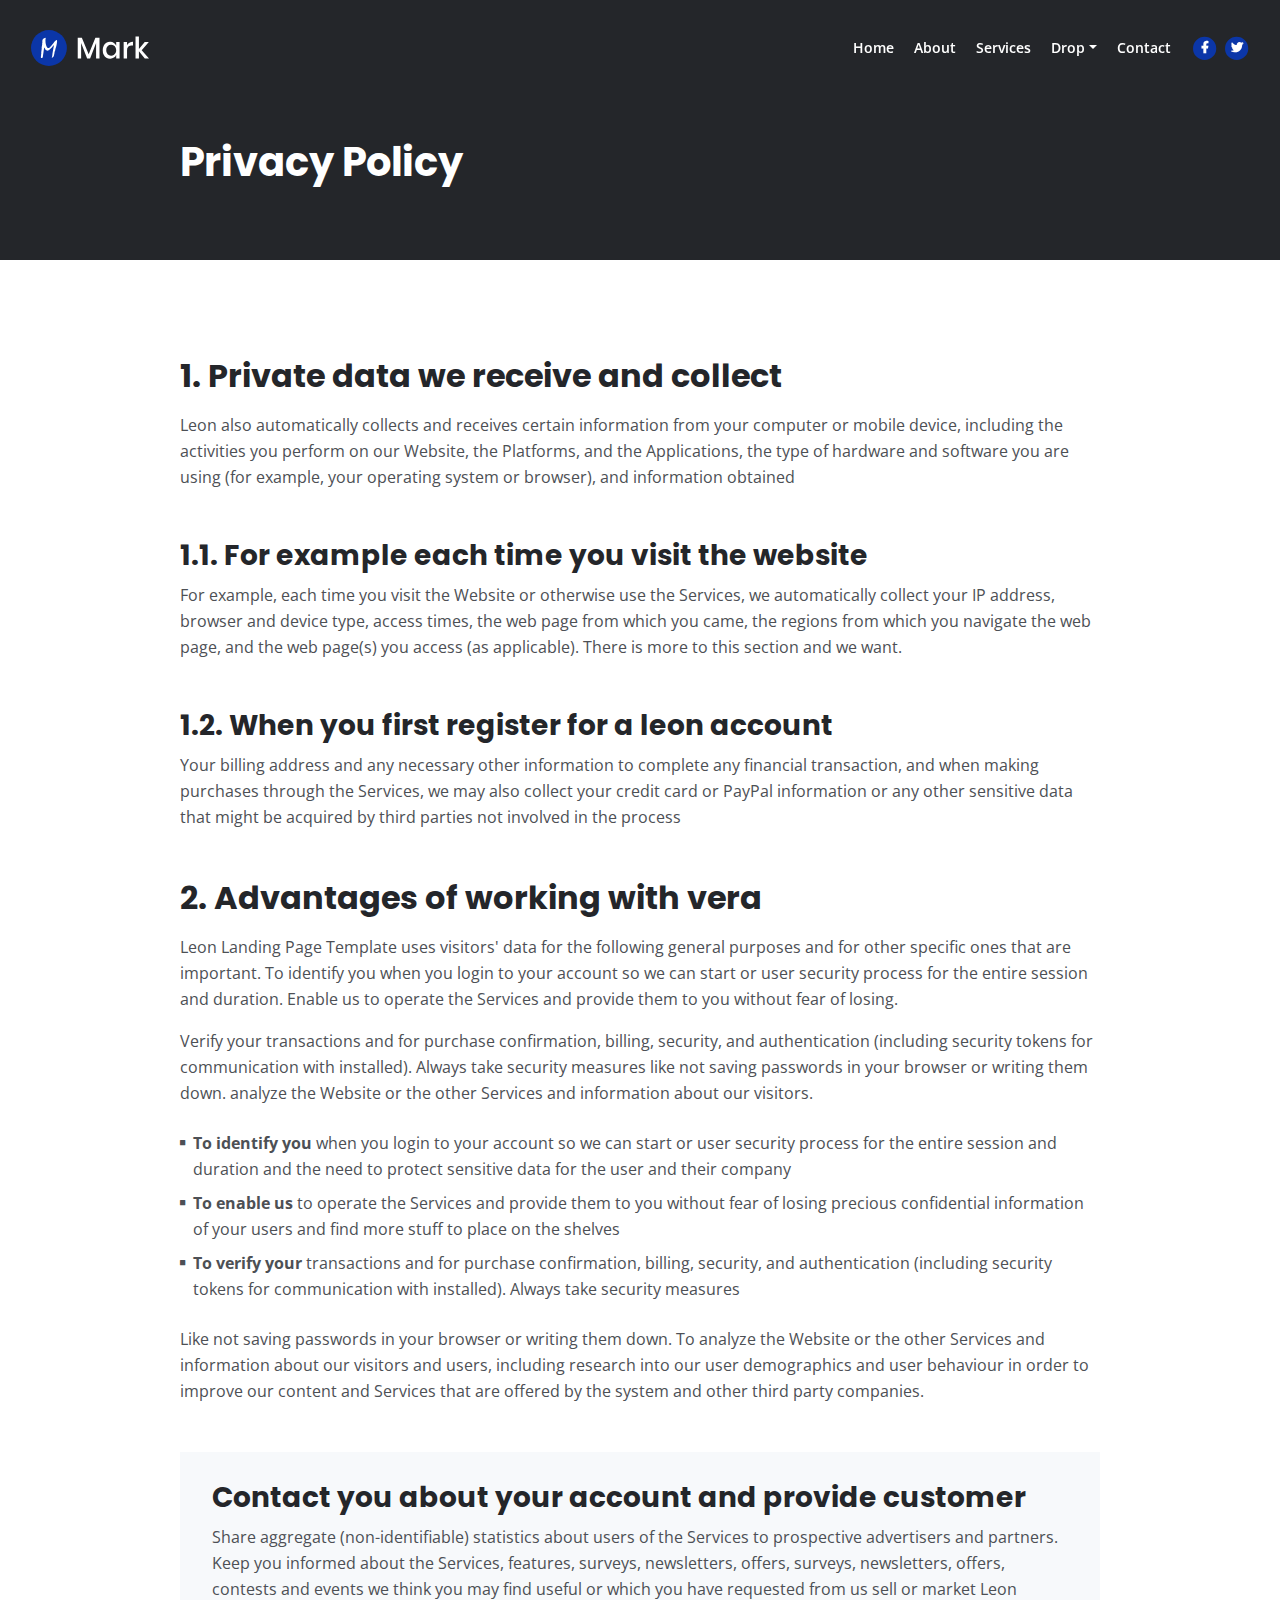
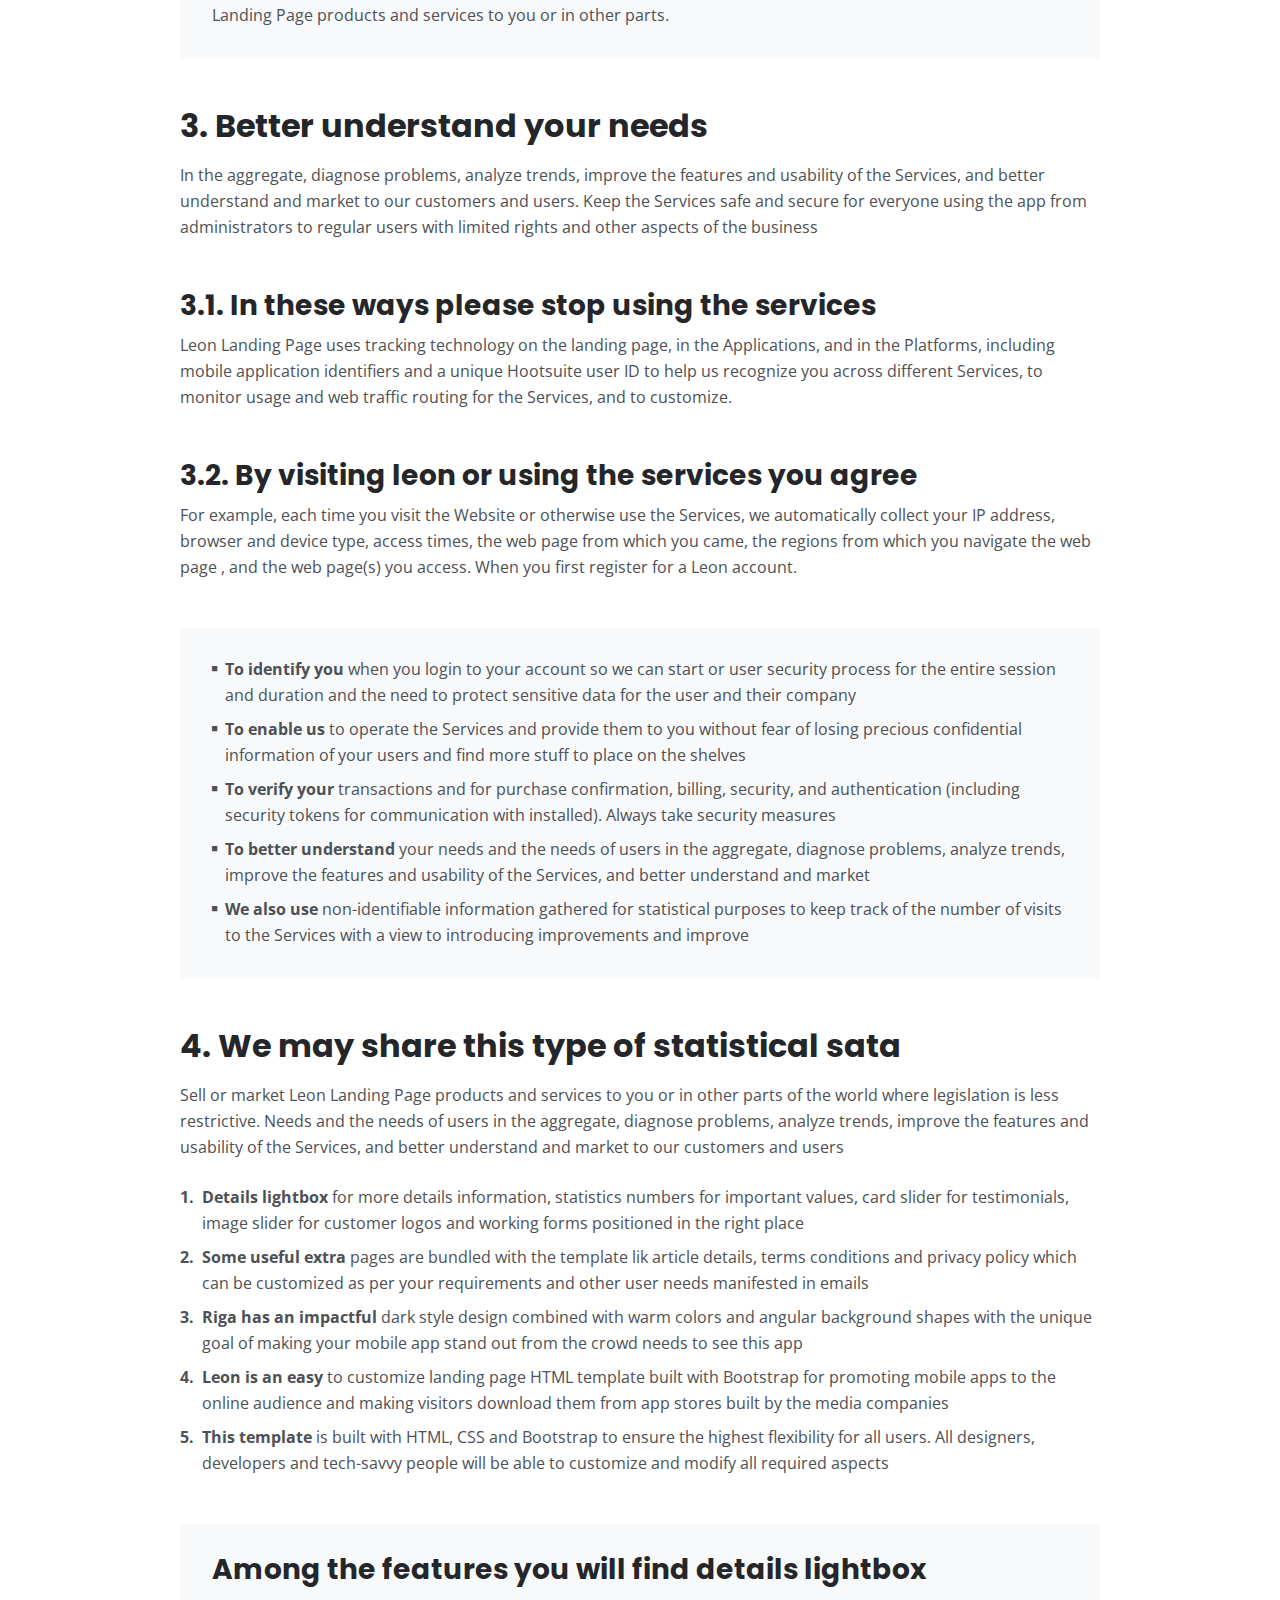
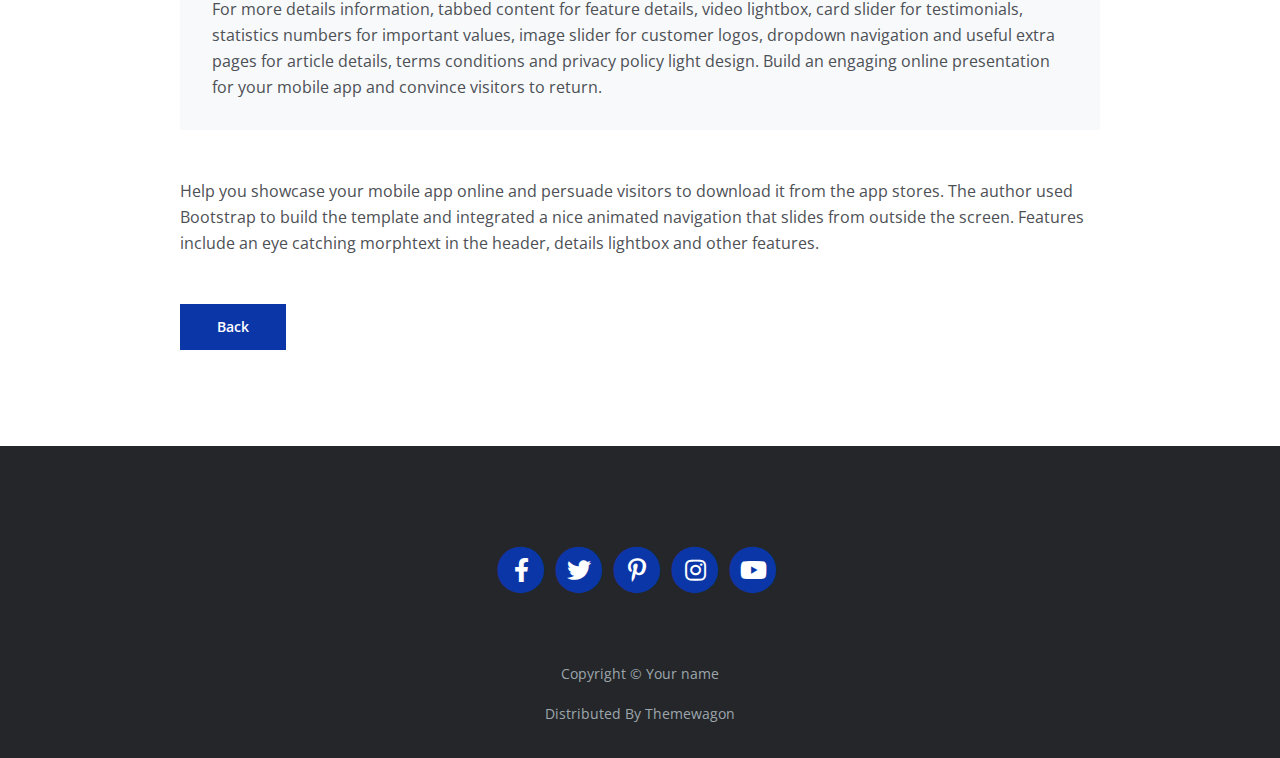
<file: portfolio/privacy.html>
<!DOCTYPE html>
<html lang="en">
<head>
    <meta charset="utf-8">
    <meta name="viewport" content="width=device-width, initial-scale=1, shrink-to-fit=no">
    
    <!-- SEO Meta Tags -->
    <meta name="description" content="Your description">
    <meta name="author" content="Your name">

    <!-- OG Meta Tags to improve the way the post looks when you share the page on Facebook, Twitter, LinkedIn -->
	<meta property="og:site_name" content="" /> <!-- website name -->
	<meta property="og:site" content="" /> <!-- website link -->
	<meta property="og:title" content=""/> <!-- title shown in the actual shared post -->
	<meta property="og:description" content="" /> <!-- description shown in the actual shared post -->
	<meta property="og:image" content="" /> <!-- image link, make sure it's jpg -->
	<meta property="og:url" content="" /> <!-- where do you want your post to link to -->
	<meta name="twitter:card" content="summary_large_image"> <!-- to have large image post format in Twitter -->

    <!-- Webpage Title -->
    <title>Privacy Policy - Mark</title>
    
    <!-- Styles -->
    <link rel="preconnect" href="https://fonts.gstatic.com">
    <link href="https://fonts.googleapis.com/css2?family=Open+Sans:ital,wght@0,400;0,600;0,700;1,400&family=Poppins:wght@600&display=swap" rel="stylesheet">
    <link href="css/bootstrap.css" rel="stylesheet">
    <link href="css/fontawesome-all.css" rel="stylesheet">
	<link href="css/styles.css" rel="stylesheet">
	
	<!-- Favicon  -->
    <link rel="icon" href="images/favicon.png">
</head>
<body data-spy="scroll" data-target=".fixed-top">
    
    <!-- Navigation -->
    <nav class="navbar navbar-expand-lg fixed-top navbar-dark">
        <div class="container">
            
            <!-- Image Logo -->
            <a class="navbar-brand logo-image" href="index.html"><img src="images/logo.svg" alt="alternative"></a>  

            <!-- Text Logo - Use this if you don't have a graphic logo -->
            <!-- <a class="navbar-brand logo-text page-scroll" href="index.html">Mark</a> -->

            <button class="navbar-toggler p-0 border-0" type="button" data-toggle="offcanvas">
                <span class="navbar-toggler-icon"></span>
            </button>

            <div class="navbar-collapse offcanvas-collapse" id="navbarsExampleDefault">
                <ul class="navbar-nav ml-auto">
                    <li class="nav-item">
                        <a class="nav-link page-scroll" href="index.html#header">Home <span class="sr-only">(current)</span></a>
                    </li>
                    <li class="nav-item">
                        <a class="nav-link page-scroll" href="index.html#about">About</a>
                    </li>
                    <li class="nav-item">
                        <a class="nav-link page-scroll" href="index.html#services">Services</a>
                    </li>
                    <li class="nav-item dropdown">
                        <a class="nav-link dropdown-toggle" href="#" id="dropdown01" data-toggle="dropdown" aria-haspopup="true" aria-expanded="false">Drop</a>
                        <div class="dropdown-menu" aria-labelledby="dropdown01">
                            <a class="dropdown-item page-scroll" href="project.html">Project Details</a>
                            <div class="dropdown-divider"></div>
                            <a class="dropdown-item page-scroll" href="terms.html">Terms Conditions</a>
                            <div class="dropdown-divider"></div>
                            <a class="dropdown-item page-scroll" href="privacy.html">Privacy Policy</a>
                        </div>
                    </li>
                    <li class="nav-item">
                        <a class="nav-link page-scroll" href="index.html#contact">Contact</a>
                    </li>
                </ul>
                <span class="nav-item social-icons">
                    <span class="fa-stack">
                        <a href="#your-link">
                            <i class="fas fa-circle fa-stack-2x"></i>
                            <i class="fab fa-facebook-f fa-stack-1x"></i>
                        </a>
                    </span>
                    <span class="fa-stack">
                        <a href="#your-link">
                            <i class="fas fa-circle fa-stack-2x"></i>
                            <i class="fab fa-twitter fa-stack-1x"></i>
                        </a>
                    </span>
                </span>
            </div> <!-- end of navbar-collapse -->
        </div> <!-- end of container -->
    </nav> <!-- end of navbar -->
    <!-- end of navigation -->


    <!-- Header -->
    <header class="ex-header">
        <div class="container">
            <div class="row">
                <div class="col-xl-10 offset-xl-1">
                    <h1>Privacy Policy</h1>
                </div> <!-- end of col -->
            </div> <!-- end of row -->
        </div> <!-- end of container -->
    </header> <!-- end of ex-header -->
    <!-- end of header -->


    <!-- Basic -->
    <div class="ex-basic-1 pt-5 pb-5">
        <div class="container">
            <div class="row">
                <div class="col-xl-10 offset-xl-1">
                    <h2 class="mt-5 mb-3">1. Private data we receive and collect</h2>
                    <p class="mb-5">Leon also automatically collects and receives certain information from your computer or mobile device, including the activities you perform on our Website, the Platforms, and the Applications, the type of hardware and software you are using (for example, your operating system or browser), and information obtained</p>
                    <h3>1.1. For example each time you visit the website</h3>
                    <p class="mb-5">For example, each time you visit the Website or otherwise use the Services, we automatically collect your IP address, browser and device type, access times, the web page from which you came, the regions from which you navigate the web page, and the web page(s) you access (as applicable). There is more to this section and we want.</p>
                    <h3>1.2. When you first register for a leon account</h3>
                    <p class="mb-5">Your billing address and any necessary other information to complete any financial transaction, and when making purchases through the Services, we may also collect your credit card or PayPal information or any other sensitive data that might be acquired by third parties not involved in the process</p>
                    
                    <h2 class="mb-3">2. Advantages of working with vera</h2>
                    <p>Leon Landing Page Template uses visitors' data for the following general purposes and for other specific ones that are important. To identify you when you login to your account so we can start or user security process for the entire session and duration. Enable us to operate the Services and provide them to you without fear of losing.</p>
                    <p class="mb-4">Verify your transactions and for purchase confirmation, billing, security, and authentication (including security tokens for communication with installed). Always take security measures like not saving passwords in your browser or writing them down. analyze the Website or the other Services and information about our visitors.</p>
                    <ul class="list-unstyled li-space-lg mb-4">
                        <li class="media">
                            <i class="fas fa-square"></i>
                            <div class="media-body"><strong>To identify you</strong> when you login to your account so we can start or user security process for the entire session and duration and the need to protect sensitive data for the user and their company</div>
                        </li>
                        <li class="media">
                            <i class="fas fa-square"></i>
                            <div class="media-body"><strong>To enable us</strong> to operate the Services and provide them to you without fear of losing precious confidential information of your users and find more stuff to place on the shelves</div>
                        </li>
                        <li class="media">
                            <i class="fas fa-square"></i>
                            <div class="media-body"><strong>To verify your</strong> transactions and for purchase confirmation, billing, security, and authentication (including security tokens for communication with installed). Always take security measures</div>
                        </li>
                    </ul>
                    <p class="mb-5">Like not saving passwords in your browser or writing them down. To analyze the Website or the other Services and information about our visitors and users, including research into our user demographics and user behaviour in order to improve our content and Services that are offered by the system and other third party companies.</p>
                    <div class="text-box mb-5">
                        <h3>Contact you about your account and provide customer</h3>
                        <p>Share aggregate (non-identifiable) statistics about users of the Services to prospective advertisers and partners. Keep you informed about the Services, features, surveys, newsletters, offers, surveys, newsletters, offers, contests and events we think you may find useful or which you have requested from us sell or market Leon Landing Page products and services to you or in other parts.</p>
                    </div> <!-- end of text-box -->
                    
                    <h2 class="mb-3">3. Better understand your needs</h2>
                    <p class="mb-5"> In the aggregate, diagnose problems, analyze trends, improve the features and usability of the Services, and better understand and market to our customers and users. Keep the Services safe and secure for everyone using the app from administrators to regular users with limited rights and other aspects of the business</p>
                    <h3>3.1. In these ways please stop using the services</h3>
                    <p class="mb-5">Leon Landing Page uses tracking technology on the landing page, in the Applications, and in the Platforms, including mobile application identifiers and a unique Hootsuite user ID to help us recognize you across different Services, to monitor usage and web traffic routing for the Services, and to customize.</p>
                    <h3>3.2. By visiting leon or using the services you agree</h3>
                    <p class="mb-5">For example, each time you visit the Website or otherwise use the Services, we automatically collect your IP address, browser and device type, access times, the web page from which you came, the regions from which you navigate the web page , and the web page(s) you access. When you first register for a Leon account.</p>
                    <div class="text-box mb-5">
                        <ul class="list-unstyled li-space-lg">
                            <li class="media">
                                <i class="fas fa-square"></i>
                                <div class="media-body"><strong>To identify you</strong> when you login to your account so we can start or user security process for the entire session and duration and the need to protect sensitive data for the user and their company</div>
                            </li>
                            <li class="media">
                                <i class="fas fa-square"></i>
                                <div class="media-body"><strong>To enable us</strong> to operate the Services and provide them to you without fear of losing precious confidential information of your users and find more stuff to place on the shelves</div>
                            </li>
                            <li class="media">
                                <i class="fas fa-square"></i>
                                <div class="media-body"><strong>To verify your</strong> transactions and for purchase confirmation, billing, security, and authentication (including security tokens for communication with installed). Always take security measures</div>
                            </li>
                            <li class="media">
                                <i class="fas fa-square"></i>
                                <div class="media-body"><strong>To better understand</strong> your needs and the needs of users in the aggregate, diagnose problems, analyze trends, improve the features and usability of the Services, and better understand and market</div>
                            </li>
                            <li class="media">
                                <i class="fas fa-square"></i>
                                <div class="media-body"><strong>We also use</strong> non-identifiable information gathered for statistical purposes to keep track of the number of visits to the Services with a view to introducing improvements and improve</div>
                            </li>
                        </ul>
                    </div> <!-- end of text-box -->
                    
                    <h2 class="mb-3">4. We may share this type of statistical sata</h2>
                    <p class="mb-4">Sell or market Leon Landing Page products and services to you or in other parts of the world where legislation is less restrictive. Needs and the needs of users in the aggregate, diagnose problems, analyze trends, improve the features and usability of the Services, and better understand and market to our customers and users</p>
                    <ul class="list-unstyled li-space-lg mb-5">
                        <li class="media">
                            <strong>1.</strong>
                            <div class="media-body"><strong>Details lightbox</strong> for more details information, statistics numbers for important values, card slider for testimonials, image slider for customer logos and working forms positioned in the right place</div>
                        </li>
                        <li class="media">
                            <strong>2.</strong>
                            <div class="media-body"><strong>Some useful extra</strong> pages are bundled with the template lik article details, terms conditions and privacy policy which can be customized as per your requirements and other user needs manifested in emails</div>
                        </li>
                        <li class="media">
                            <strong>3.</strong>
                            <div class="media-body"><strong>Riga has an impactful</strong> dark style design combined with warm colors and angular background shapes with the unique goal of making your mobile app stand out from the crowd needs to see this app</div>
                        </li>
                        <li class="media">
                            <strong>4.</strong>
                            <div class="media-body"><strong>Leon is an easy</strong> to customize landing page HTML template built with Bootstrap for promoting mobile apps to the online audience and making visitors download them from app stores built by the media companies</div>
                        </li>
                        <li class="media">
                            <strong>5.</strong>
                            <div class="media-body"><strong>This template</strong> is built with HTML, CSS and Bootstrap to ensure the highest flexibility for all users. All designers, developers and tech-savvy people will be able to customize and modify all required aspects</div>
                        </li>
                    </ul>
                    
                    <div class="text-box mb-5">
                        <h3>Among the features you will find details lightbox</h3>
                        <p>For more details information, tabbed content for feature details, video lightbox, card slider for testimonials, statistics numbers for important values, image slider for customer logos, dropdown navigation and useful extra pages for article details, terms conditions and privacy policy light design. Build an engaging online presentation for your mobile app and convince visitors to return.</p>
                    </div> <!-- end of text-box -->
                    <p class="mb-5">Help you showcase your mobile app online and persuade visitors to download it from the app stores. The author used Bootstrap to build the template and integrated a nice animated navigation that slides from outside the screen. Features include an eye catching morphtext in the header, details lightbox and other features.</p>
                    
                    <a class="btn-solid-reg mb-5" href="index.html">Back</a>
                </div> <!-- end of col -->
            </div> <!-- end of row -->
        </div> <!-- end of container -->
    </div> <!-- end of ex-basic-1 -->
    <!-- end of basic -->


    <!-- Footer -->
    <div class="footer bg-gray">
        <div class="container">
            <div class="row">
                <div class="col-lg-12">
                    <div class="social-container">
                        <span class="fa-stack">
                            <a href="#your-link">
                                <i class="fas fa-circle fa-stack-2x"></i>
                                <i class="fab fa-facebook-f fa-stack-1x"></i>
                            </a>
                        </span>
                        <span class="fa-stack">
                            <a href="#your-link">
                                <i class="fas fa-circle fa-stack-2x"></i>
                                <i class="fab fa-twitter fa-stack-1x"></i>
                            </a>
                        </span>
                        <span class="fa-stack">
                            <a href="#your-link">
                                <i class="fas fa-circle fa-stack-2x"></i>
                                <i class="fab fa-pinterest-p fa-stack-1x"></i>
                            </a>
                        </span>
                        <span class="fa-stack">
                            <a href="#your-link">
                                <i class="fas fa-circle fa-stack-2x"></i>
                                <i class="fab fa-instagram fa-stack-1x"></i>
                            </a>
                        </span>
                        <span class="fa-stack">
                            <a href="#your-link">
                                <i class="fas fa-circle fa-stack-2x"></i>
                                <i class="fab fa-youtube fa-stack-1x"></i>
                            </a>
                        </span>
                    </div> <!-- end of social-container -->
                </div> <!-- end of col -->
            </div> <!-- end of row -->
        </div> <!-- end of container -->
    </div> <!-- end of footer -->  
    <!-- end of footer -->


    <!-- Copyright -->
    <div class="copyright bg-gray">
        <div class="container">
            <div class="row">
                <div class="col-lg-12">
                    <p class="p-small">Copyright © <a class="no-line" href="#your-link">Your name</a></p>
                </div> <!-- end of col -->
            </div> <!-- enf of row -->
        </div> <!-- end of container -->

        <div class="container">
            <div class="row">
                <div class="col-lg-12">
                    <p class="p-small">Distributed By <a class="no-line" href="https://themewagon.com/">Themewagon</a></p>
                </div> <!-- end of col -->
            </div> <!-- enf of row -->
        </div> <!-- end of container -->
    </div> <!-- end of copyright --> 
    <!-- end of copyright -->
    
    	
    <!-- Scripts -->
    <script src="js/jquery.min.js"></script> <!-- jQuery for Bootstrap's JavaScript plugins -->
    <script src="js/bootstrap.min.js"></script> <!-- Bootstrap framework -->
    <script src="js/jquery.easing.min.js"></script> <!-- jQuery Easing for smooth scrolling between anchors -->
    <script src="js/scripts.js"></script> <!-- Custom scripts -->
</body>
</html>
</file>
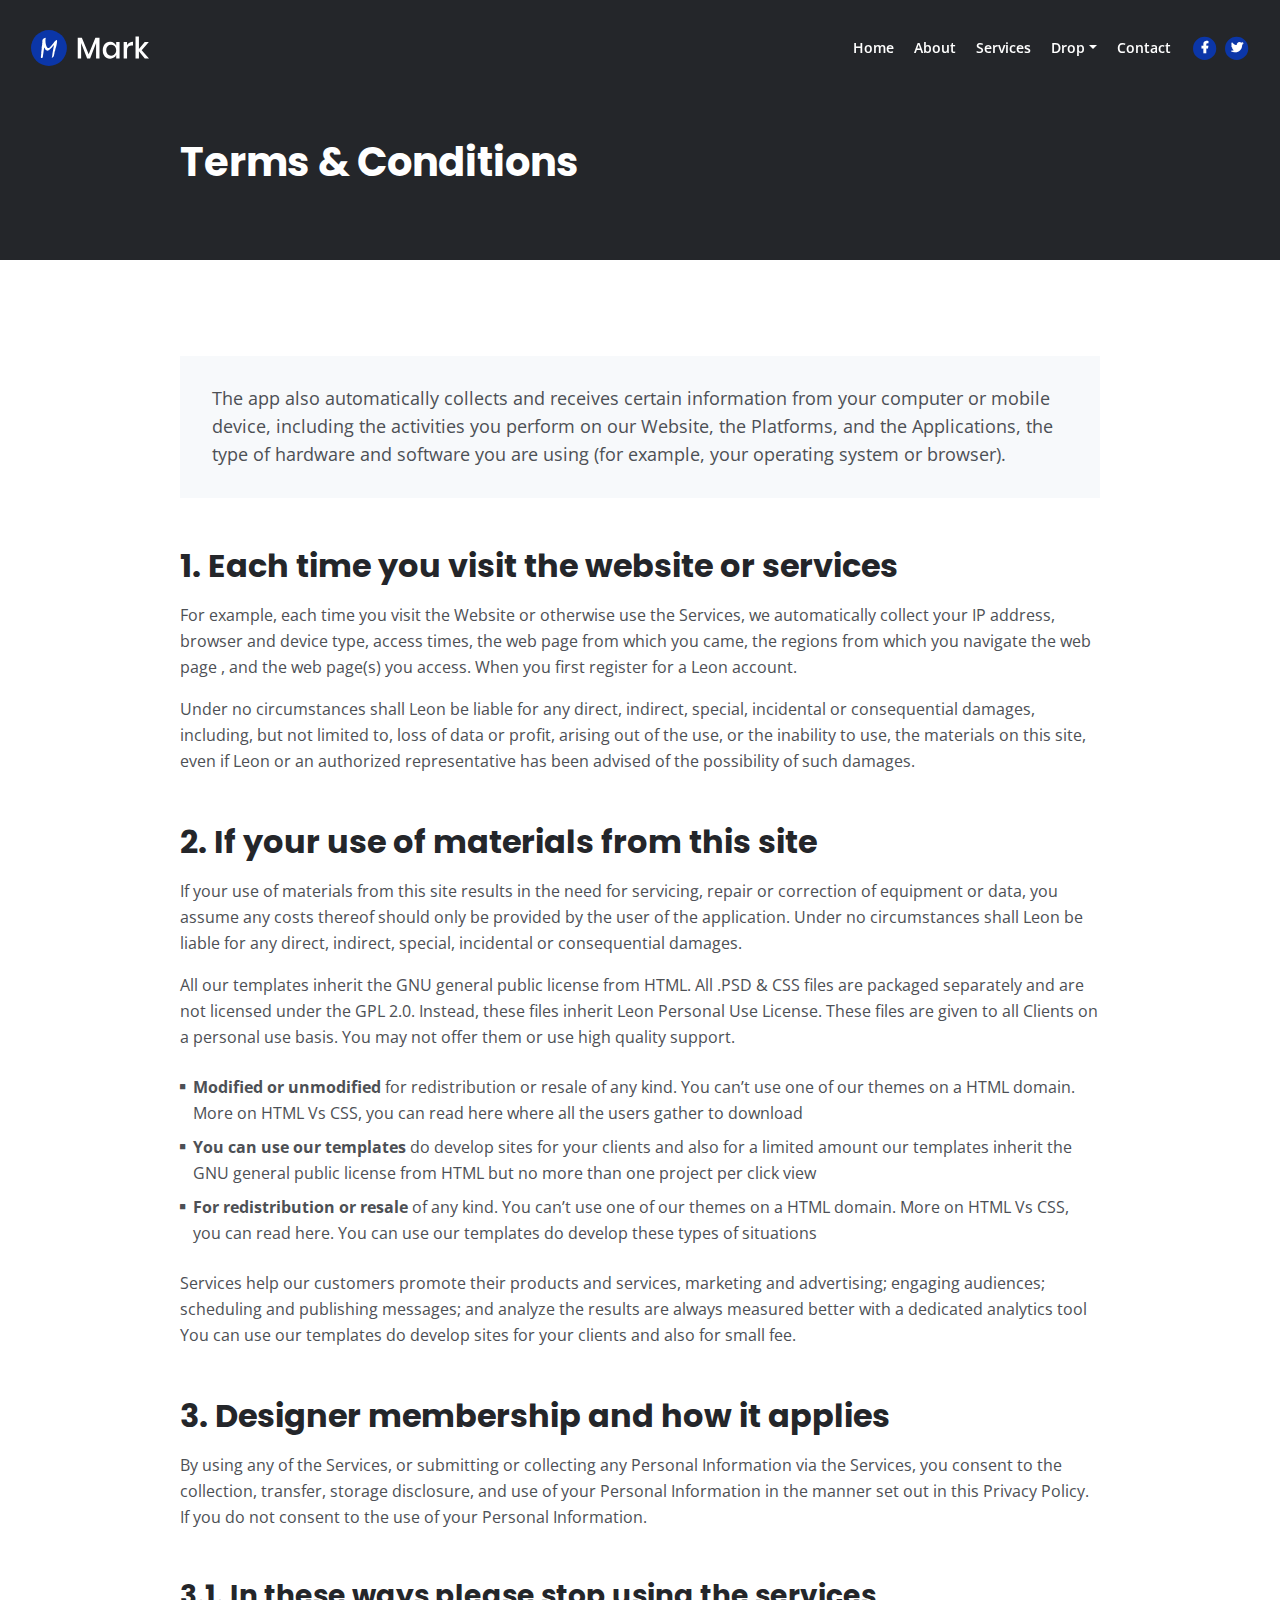
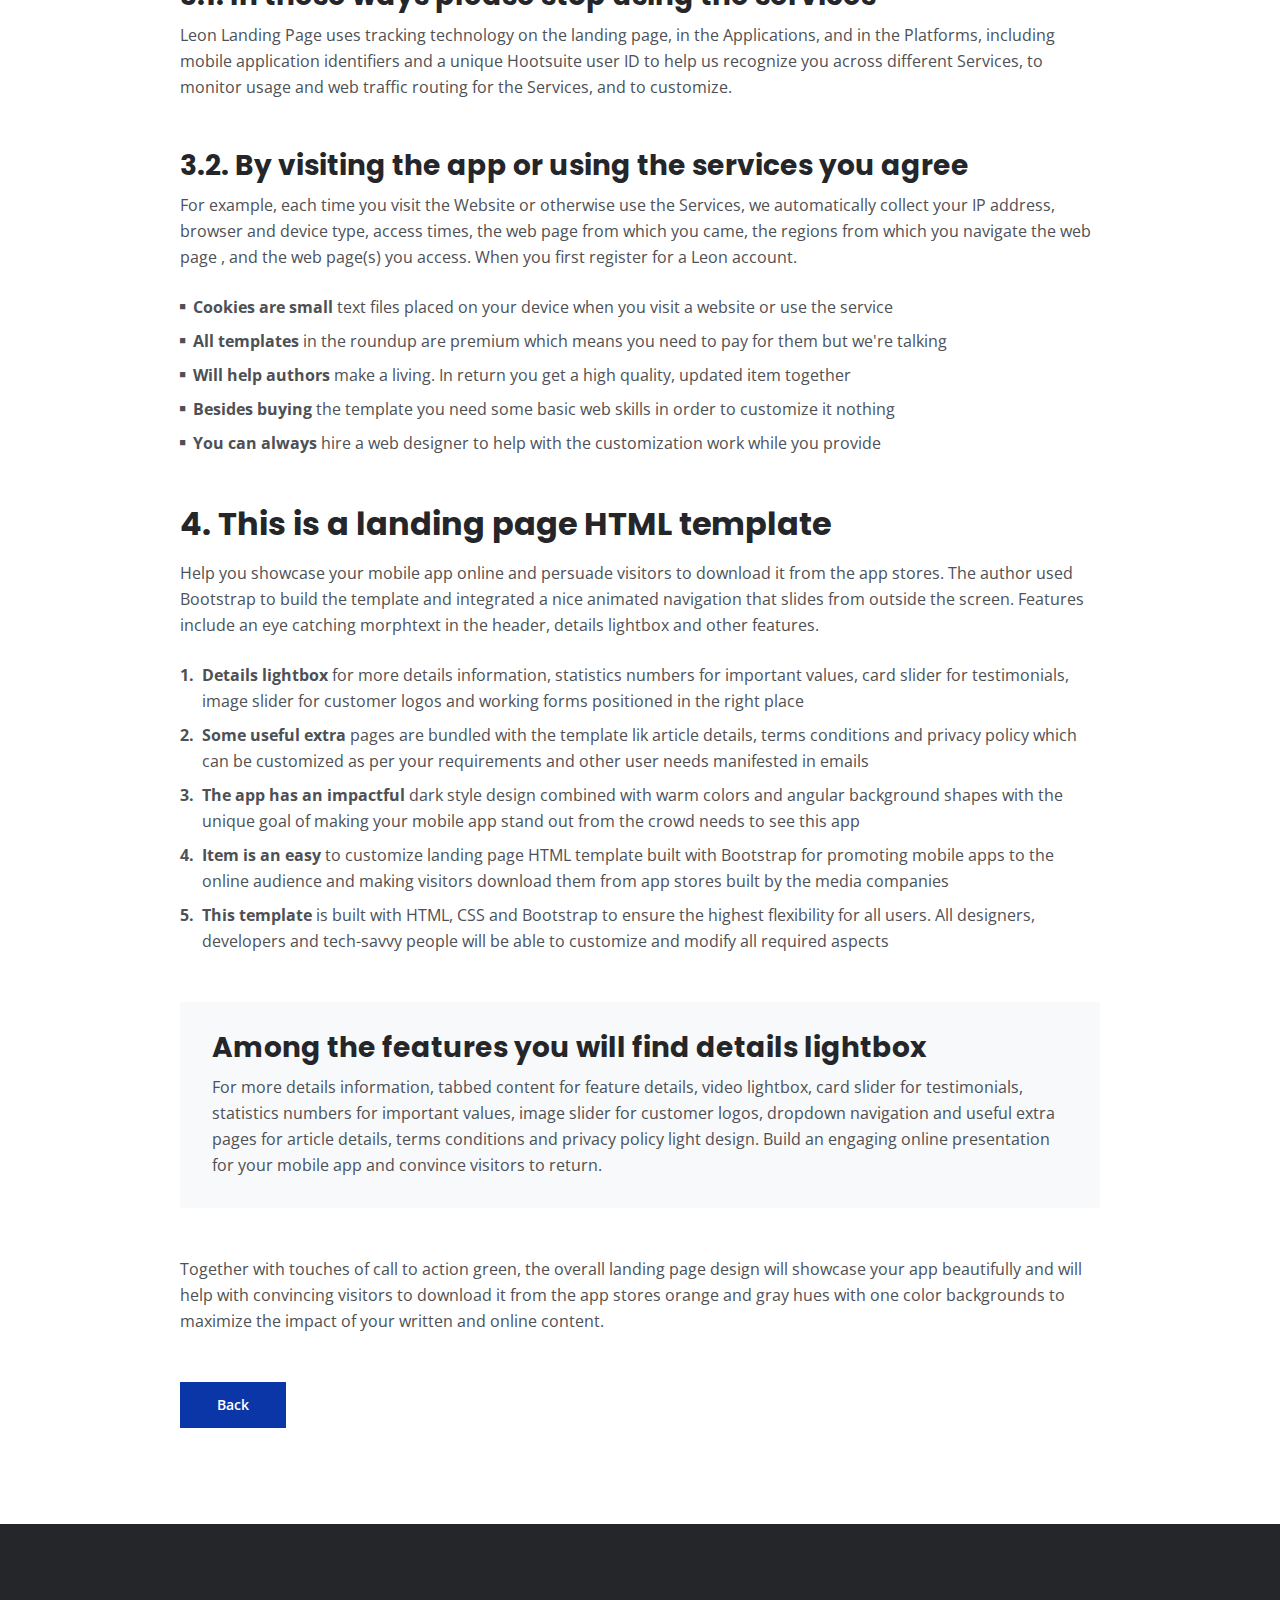
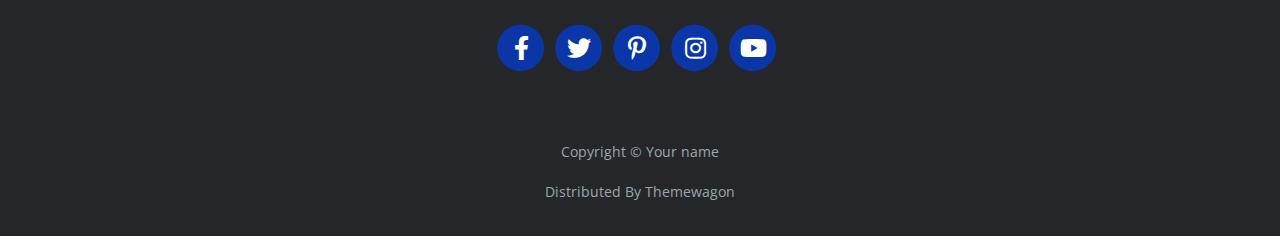
<file: portfolio/terms.html>
<!DOCTYPE html>
<html lang="en">
<head>
    <meta charset="utf-8">
    <meta name="viewport" content="width=device-width, initial-scale=1, shrink-to-fit=no">
    
    <!-- SEO Meta Tags -->
    <meta name="description" content="Your description">
    <meta name="author" content="Your name">

    <!-- OG Meta Tags to improve the way the post looks when you share the page on Facebook, Twitter, LinkedIn -->
	<meta property="og:site_name" content="" /> <!-- website name -->
	<meta property="og:site" content="" /> <!-- website link -->
	<meta property="og:title" content=""/> <!-- title shown in the actual shared post -->
	<meta property="og:description" content="" /> <!-- description shown in the actual shared post -->
	<meta property="og:image" content="" /> <!-- image link, make sure it's jpg -->
	<meta property="og:url" content="" /> <!-- where do you want your post to link to -->
	<meta name="twitter:card" content="summary_large_image"> <!-- to have large image post format in Twitter -->

    <!-- Webpage Title -->
    <title>Terms & Conditions - Mark</title>
    
    <!-- Styles -->
    <link rel="preconnect" href="https://fonts.gstatic.com">
    <link href="https://fonts.googleapis.com/css2?family=Open+Sans:ital,wght@0,400;0,600;0,700;1,400&family=Poppins:wght@600&display=swap" rel="stylesheet">
    <link href="css/bootstrap.css" rel="stylesheet">
    <link href="css/fontawesome-all.css" rel="stylesheet">
	<link href="css/styles.css" rel="stylesheet">
	
	<!-- Favicon  -->
    <link rel="icon" href="images/favicon.png">
</head>
<body data-spy="scroll" data-target=".fixed-top">
    
    <!-- Navigation -->
    <nav class="navbar navbar-expand-lg fixed-top navbar-dark">
        <div class="container">
            
            <!-- Image Logo -->
            <a class="navbar-brand logo-image" href="index.html"><img src="images/logo.svg" alt="alternative"></a>  

            <!-- Text Logo - Use this if you don't have a graphic logo -->
            <!-- <a class="navbar-brand logo-text page-scroll" href="index.html">Mark</a> -->

            <button class="navbar-toggler p-0 border-0" type="button" data-toggle="offcanvas">
                <span class="navbar-toggler-icon"></span>
            </button>

            <div class="navbar-collapse offcanvas-collapse" id="navbarsExampleDefault">
                <ul class="navbar-nav ml-auto">
                    <li class="nav-item">
                        <a class="nav-link page-scroll" href="index.html#header">Home <span class="sr-only">(current)</span></a>
                    </li>
                    <li class="nav-item">
                        <a class="nav-link page-scroll" href="index.html#about">About</a>
                    </li>
                    <li class="nav-item">
                        <a class="nav-link page-scroll" href="index.html#services">Services</a>
                    </li>
                    <li class="nav-item dropdown">
                        <a class="nav-link dropdown-toggle" href="#" id="dropdown01" data-toggle="dropdown" aria-haspopup="true" aria-expanded="false">Drop</a>
                        <div class="dropdown-menu" aria-labelledby="dropdown01">
                            <a class="dropdown-item page-scroll" href="project.html">Project Details</a>
                            <div class="dropdown-divider"></div>
                            <a class="dropdown-item page-scroll" href="terms.html">Terms Conditions</a>
                            <div class="dropdown-divider"></div>
                            <a class="dropdown-item page-scroll" href="privacy.html">Privacy Policy</a>
                        </div>
                    </li>
                    <li class="nav-item">
                        <a class="nav-link page-scroll" href="index.html#contact">Contact</a>
                    </li>
                </ul>
                <span class="nav-item social-icons">
                    <span class="fa-stack">
                        <a href="#your-link">
                            <i class="fas fa-circle fa-stack-2x"></i>
                            <i class="fab fa-facebook-f fa-stack-1x"></i>
                        </a>
                    </span>
                    <span class="fa-stack">
                        <a href="#your-link">
                            <i class="fas fa-circle fa-stack-2x"></i>
                            <i class="fab fa-twitter fa-stack-1x"></i>
                        </a>
                    </span>
                </span>
            </div> <!-- end of navbar-collapse -->
        </div> <!-- end of container -->
    </nav> <!-- end of navbar -->
    <!-- end of navigation -->


    <!-- Header -->
    <header class="ex-header">
        <div class="container">
            <div class="row">
                <div class="col-xl-10 offset-xl-1">
                    <h1>Terms & Conditions</h1>
                </div> <!-- end of col -->
            </div> <!-- end of row -->
        </div> <!-- end of container -->
    </header> <!-- end of ex-header -->
    <!-- end of header -->


    <!-- Basic -->
    <div class="ex-basic-1 pt-5 pb-5">
        <div class="container">
            <div class="row">
                <div class="col-xl-10 offset-xl-1">
                    <div class="text-box mt-5 mb-5">
                        <p class="p-large">The app also automatically collects and receives certain information from your computer or mobile device, including the activities you perform on our Website, the Platforms, and the Applications, the type of hardware and software you are using (for example, your operating system or browser).</p>
                    </div> <!-- end of text-box -->

                    <h2 class="mb-3">1. Each time you visit the website or services</h2>
                    <p>For example, each time you visit the Website or otherwise use the Services, we automatically collect your IP address, browser and device type, access times, the web page from which you came, the regions from which you navigate the web page , and the web page(s) you access. When you first register for a Leon account.</p>
                    <p class="mb-5">Under no circumstances shall Leon be liable for any direct, indirect, special, incidental or consequential damages, including, but not limited to, loss of data or profit, arising out of the use, or the inability to use, the materials on this site, even if Leon or an authorized representative has been advised of the possibility of such damages.</p>

                    <h2 class="mb-3">2. If your use of materials from this site</h2>
                    <p>If your use of materials from this site results in the need for servicing, repair or correction of equipment or data, you assume any costs thereof should only be provided by the user of the application. Under no circumstances shall Leon be liable for any direct, indirect, special, incidental or consequential damages.</p>
                    <p class="mb-4">All our templates inherit the GNU general public license from HTML. All .PSD & CSS files are packaged separately and are not licensed under the GPL 2.0. Instead, these files inherit Leon Personal Use License. These files are given to all Clients on a personal use basis. You may not offer them or use high quality support.</p>
                    <ul class="list-unstyled li-space-lg mb-4">
                        <li class="media">
                            <i class="fas fa-square"></i>
                            <div class="media-body"><strong>Modified or unmodified</strong> for redistribution or resale of any kind. You can’t use one of our themes on a HTML domain. More on HTML Vs CSS, you can read here where all the users gather to download</div>
                        </li>
                        <li class="media">
                            <i class="fas fa-square"></i>
                            <div class="media-body"><strong>You can use our templates</strong>  do develop sites for your clients and also for a limited amount our templates inherit the GNU general public license from HTML but no more than one project per click view</div>
                        </li>
                        <li class="media">
                            <i class="fas fa-square"></i>
                            <div class="media-body"><strong>For redistribution or resale</strong> of any kind. You can’t use one of our themes on a HTML domain. More on HTML Vs CSS, you can read here. You can use our templates do develop these types of situations</div>
                        </li>
                    </ul>
                    <p class="mb-5">Services help our customers promote their products and services, marketing and advertising; engaging audiences; scheduling and publishing messages; and analyze the results are always measured better with a dedicated analytics tool You can use our templates do develop sites for your clients and also for small fee.</p>

                    <h2 class="mb-3">3. Designer membership and how it applies</h2>
                    <p class="mb-5">By using any of the Services, or submitting or collecting any Personal Information via the Services, you consent to the collection, transfer, storage disclosure, and use of your Personal Information in the manner set out in this Privacy Policy. If you do not consent to the use of your Personal Information.</p>
                    <h3>3.1. In these ways please stop using the services</h3>
                    <p class="mb-5">Leon Landing Page uses tracking technology on the landing page, in the Applications, and in the Platforms, including mobile application identifiers and a unique Hootsuite user ID to help us recognize you across different Services, to monitor usage and web traffic routing for the Services, and to customize.</p>
                    <h3>3.2. By visiting the app or using the services you agree</h3>
                    <p class="mb-4">For example, each time you visit the Website or otherwise use the Services, we automatically collect your IP address, browser and device type, access times, the web page from which you came, the regions from which you navigate the web page , and the web page(s) you access. When you first register for a Leon account.</p>
                    <ul class="list-unstyled li-space-lg mb-5">
                        <li class="media">
                            <i class="fas fa-square"></i>
                            <div class="media-body"><strong>Cookies are small</strong> text files placed on your device when you visit a website or use the service</div>
                        </li>
                        <li class="media">
                            <i class="fas fa-square"></i>
                            <div class="media-body"><strong>All templates</strong> in the roundup are premium which means you need to pay for them but we're talking</div>
                        </li>
                        <li class="media">
                            <i class="fas fa-square"></i>
                            <div class="media-body"><strong>Will help authors </strong> make a living. In return you get a high quality, updated item together</div>
                        </li>
                        <li class="media">
                            <i class="fas fa-square"></i>
                            <div class="media-body"><strong>Besides buying</strong> the template you need some basic web skills in order to customize it nothing</div>
                        </li>
                        <li class="media">
                            <i class="fas fa-square"></i>
                            <div class="media-body"><strong>You can always</strong> hire a web designer to help with the customization work while you provide</div>
                        </li>
                    </ul>
                    
                    <h2 class="mb-3">4. This is a landing page HTML template</h2>
                    <p class="mb-4">Help you showcase your mobile app online and persuade visitors to download it from the app stores. The author used Bootstrap to build the template and integrated a nice animated navigation that slides from outside the screen. Features include an eye catching morphtext in the header, details lightbox and other features.</p>
                    <ul class="list-unstyled li-space-lg mb-5">
                        <li class="media">
                            <strong>1.</strong>
                            <div class="media-body"><strong>Details lightbox</strong> for more details information, statistics numbers for important values, card slider for testimonials, image slider for customer logos and working forms positioned in the right place</div>
                        </li>
                        <li class="media">
                            <strong>2.</strong>
                            <div class="media-body"><strong>Some useful extra</strong> pages are bundled with the template lik article details, terms conditions and privacy policy which can be customized as per your requirements and other user needs manifested in emails</div>
                        </li>
                        <li class="media">
                            <strong>3.</strong>
                            <div class="media-body"><strong>The app has an impactful</strong> dark style design combined with warm colors and angular background shapes with the unique goal of making your mobile app stand out from the crowd needs to see this app</div>
                        </li>
                        <li class="media">
                            <strong>4.</strong>
                            <div class="media-body"><strong>Item is an easy</strong> to customize landing page HTML template built with Bootstrap for promoting mobile apps to the online audience and making visitors download them from app stores built by the media companies</div>
                        </li>
                        <li class="media">
                            <strong>5.</strong>
                            <div class="media-body"><strong>This template</strong> is built with HTML, CSS and Bootstrap to ensure the highest flexibility for all users. All designers, developers and tech-savvy people will be able to customize and modify all required aspects</div>
                        </li>
                    </ul>
                    
                    <div class="text-box mb-5">
                        <h3>Among the features you will find details lightbox</h3>
                        <p>For more details information, tabbed content for feature details, video lightbox, card slider for testimonials, statistics numbers for important values, image slider for customer logos, dropdown navigation and useful extra pages for article details, terms conditions and privacy policy light design. Build an engaging online presentation for your mobile app and convince visitors to return.</p>
                    </div> <!-- end of text-box -->
                    <p class="mb-5">Together with touches of call to action green, the overall landing page design will showcase your app beautifully and will help with convincing visitors to download it from the app stores orange and gray hues with one color backgrounds to maximize the impact of your written and online content.</p>
                    
                    <a class="btn-solid-reg mb-5" href="index.html">Back</a>
                </div> <!-- end of col -->
            </div> <!-- end of row -->
        </div> <!-- end of container -->
    </div> <!-- end of ex-basic-1 -->
    <!-- end of basic -->


    <!-- Footer -->
    <div class="footer bg-gray">
        <div class="container">
            <div class="row">
                <div class="col-lg-12">
                    <div class="social-container">
                        <span class="fa-stack">
                            <a href="#your-link">
                                <i class="fas fa-circle fa-stack-2x"></i>
                                <i class="fab fa-facebook-f fa-stack-1x"></i>
                            </a>
                        </span>
                        <span class="fa-stack">
                            <a href="#your-link">
                                <i class="fas fa-circle fa-stack-2x"></i>
                                <i class="fab fa-twitter fa-stack-1x"></i>
                            </a>
                        </span>
                        <span class="fa-stack">
                            <a href="#your-link">
                                <i class="fas fa-circle fa-stack-2x"></i>
                                <i class="fab fa-pinterest-p fa-stack-1x"></i>
                            </a>
                        </span>
                        <span class="fa-stack">
                            <a href="#your-link">
                                <i class="fas fa-circle fa-stack-2x"></i>
                                <i class="fab fa-instagram fa-stack-1x"></i>
                            </a>
                        </span>
                        <span class="fa-stack">
                            <a href="#your-link">
                                <i class="fas fa-circle fa-stack-2x"></i>
                                <i class="fab fa-youtube fa-stack-1x"></i>
                            </a>
                        </span>
                    </div> <!-- end of social-container -->
                </div> <!-- end of col -->
            </div> <!-- end of row -->
        </div> <!-- end of container -->
    </div> <!-- end of footer -->  
    <!-- end of footer -->


    <!-- Copyright -->
    <div class="copyright bg-gray">
        <div class="container">
            <div class="row">
                <div class="col-lg-12">
                    <p class="p-small">Copyright © <a class="no-line" href="#your-link">Your name</a></p>
                </div> <!-- end of col -->
            </div> <!-- enf of row -->
        </div> <!-- end of container -->

        <div class="container">
            <div class="row">
                <div class="col-lg-12">
                    <p class="p-small">Distributed By <a class="no-line" href="https://themewagon.com/">Themewagon</a></p>
                </div> <!-- end of col -->
            </div> <!-- enf of row -->
        </div> <!-- end of container -->
    </div> <!-- end of copyright --> 
    <!-- end of copyright -->
    
    	
    <!-- Scripts -->
    <script src="js/jquery.min.js"></script> <!-- jQuery for Bootstrap's JavaScript plugins -->
    <script src="js/bootstrap.min.js"></script> <!-- Bootstrap framework -->
    <script src="js/jquery.easing.min.js"></script> <!-- jQuery Easing for smooth scrolling between anchors -->
    <script src="js/scripts.js"></script> <!-- Custom scripts -->
</body>
</html>
</file>
<file: portfolio/css/styles.css>
/* Description: Master CSS file */

/*****************************************
Table Of Contents:
- General Styles
- Navigation
- Header
- About
- Services
- Details
- Projects
- Works
- Testimonials
- Questions
- Contact
- Footer 
- Copyright
- Back To Top Button
- Extra Pages
- Media Queries
******************************************/

/*****************************************
Colors:
- Backgrounds, navbar - black #24262a
- Backgrounds - light gray #f7f9fb
- Buttons, icons - blue #0b36a8
- Headings text - black #24262a
- Body text - dark gray #4d5055
******************************************/


/**************************/
/*     General Styles     */
/**************************/
body,
html {
    width: 100%;
	height: 100%;
}

body, p {
	color: #4d5055; 
	font: 400 1rem/1.625rem "Open Sans", sans-serif;
}

h1 {
	color: #24262a;
	font-weight: 700;
	font-size: 2.5rem;
	line-height: 3.25rem;
	font-family: "Poppins"
}

h2 {
	color: #24262a;
	font-weight: 700;
	font-size: 2rem;
	line-height: 2.5rem;
	font-family: "Poppins"
}

h3 {
	color: #24262a;
	font-weight: 700;
	font-size: 1.75rem;
	line-height: 2.25rem;
	font-family: "Poppins"
}

h4 {
	color: #24262a;
	font-weight: 700;
	font-size: 1.5rem;
	line-height: 2rem;
	font-family: "Poppins"
}

h5 {
	color: #24262a;
	font-weight: 700;
	font-size: 1.25rem;
	line-height: 1.625rem;
	font-family: "Poppins"
}

h6 {
	color: #24262a;
	font-weight: 700;
	font-size: 1rem;
	line-height: 1.375rem;
	font-family: "Poppins"
}

.p-large {
	font-size: 1.125rem;
	line-height: 1.75rem;
}

.p-small {
	font-size: 0.875rem;
	line-height: 1.5rem;
}

.testimonial-text {
	font-style: italic;
}

.testimonial-author {
	font-weight: 700;
	font-size: 1rem;
	line-height: 1.5rem;
}

.li-space-lg li {
	margin-bottom: 0.5rem;
}

a {
	color: #4d5055;
	text-decoration: underline;
}

a:hover {
	color: #4d5055;
	text-decoration: underline;
}

.no-line {
	text-decoration: none;
}

.no-line:hover {
	text-decoration: none;
}

.blue {
	color: #2259ec;
}

.bg-gray {
	background-color: #f7f9fb;
}

.section-divider {
	display: block;
	height: 1px;
	margin: 0;
	border: none;
	background-color: #d3dae2;
}

.btn-solid-reg {
	display: inline-block;
	padding: 1.375rem 2.25rem 1.375rem 2.25rem;
	border: 1px solid #0b36a8;
	background-color: #0b36a8;
	color: #ffffff;
	font-weight: 600;
	font-size: 0.875rem;
	line-height: 0;
	text-decoration: none;
	transition: all 0.2s;
}

.btn-solid-reg:hover {
	background-color: transparent;
	color: #0b36a8; /* needs to stay here because of the color property of a tag */
	text-decoration: none;
}

.btn-solid-lg {
	display: inline-block;
	padding: 1.625rem 2.625rem 1.625rem 2.625rem;
	border: 1px solid #0b36a8;
	background-color: #0b36a8;
	color: #ffffff;
	font-weight: 600;
	font-size: 0.875rem;
	line-height: 0;
	text-decoration: none;
	transition: all 0.2s;
}

.btn-solid-lg:hover {
	background-color: transparent;
	color: #0b36a8; /* needs to stay here because of the color property of a tag */
	text-decoration: none;
}

.btn-outline-reg {
	display: inline-block;
	padding: 1.375rem 2.25rem 1.375rem 2.25rem;
	border: 1px solid #24262a;
	background-color: transparent;
	color: #24262a;
	font-weight: 600;
	font-size: 0.875rem;
	line-height: 0;
	text-decoration: none;
	transition: all 0.2s;
}

.btn-outline-reg:hover {
	background-color: #24262a;
	color: #ffffff;
	text-decoration: none;
}

.btn-outline-lg {
	display: inline-block;
	padding: 1.625rem 2.625rem 1.625rem 2.625rem;
	border: 1px solid #24262a;
	background-color: transparent;
	color: #24262a;
	font-weight: 600;
	font-size: 0.875rem;
	line-height: 0;
	text-decoration: none;
	transition: all 0.2s;
}

.btn-outline-lg:hover {
	background-color: #24262a;
	color: #ffffff;
	text-decoration: none;
}

.btn-outline-sm {
	display: inline-block;
	padding: 1rem 1.5rem 1rem 1.5rem;
	border: 1px solid #24262a;
	background-color: transparent;
	color: #24262a;
	font-weight: 600;
	font-size: 0.875rem;
	line-height: 0;
	text-decoration: none;
	transition: all 0.2s;
}

.btn-outline-sm:hover {
	background-color: #24262a;
	color: #ffffff;
	text-decoration: none;
}

.form-group {
	position: relative;
	margin-bottom: 1.25rem;
}

.label-control {
	position: absolute;
	top: 0.875rem;
	left: 1.5rem;
	color: #7d838a;
	opacity: 1;
	font-size: 0.875rem;
	line-height: 1.375rem;
	cursor: text;
	transition: all 0.2s ease;
}

.form-control-input:focus + .label-control,
.form-control-input.notEmpty + .label-control,
.form-control-textarea:focus + .label-control,
.form-control-textarea.notEmpty + .label-control {
	top: 0.125rem;
	color: #4d5055;
	opacity: 1;
	font-size: 0.75rem;
	font-weight: 700;
}

.form-control-input,
.form-control-select {
	display: block; /* needed for proper display of the label in Firefox, IE, Edge */
	width: 100%;
	padding-top: 1.125rem;
	padding-bottom: 0.125rem;
	padding-left: 1.5rem;
	border: 1px solid #cbcbd1;
	background-color: #ffffff;
	color: #4d5055;
	font-size: 0.875rem;
	line-height: 1.875rem;
	transition: all 0.2s;
	-webkit-appearance: none; /* removes inner shadow on form inputs on ios safari */
}

.form-control-select {
	padding-top: 0.5rem;
	padding-bottom: 0.5rem;
	height: 3.25rem;
	color: #7d838a;
}

select {
    /* you should keep these first rules in place to maintain cross-browser behavior */
    -webkit-appearance: none;
	-moz-appearance: none;
	-ms-appearance: none;
    -o-appearance: none;
    appearance: none;
    background-image: url('../images/down-arrow.png');
    background-position: 96% 50%;
    background-repeat: no-repeat;
    outline: none;
}

.form-control-textarea {
	display: block; /* used to eliminate a bottom gap difference between Chrome and IE/FF */
	width: 100%;
	height: 14rem; /* used instead of html rows to normalize height between Chrome and IE/FF */
	padding-top: 1.5rem;
	padding-left: 1.3125rem;
	border: 1px solid #cbcbd1;
	background-color: #ffffff;
	color: #4d5055;
	font-size: 0.875rem;
	line-height: 1.5rem;
	transition: all 0.2s;
}

.form-control-input:focus,
.form-control-select:focus,
.form-control-textarea:focus {
	border: 1px solid #a1a1a1;
	outline: none; /* Removes blue border on focus */
}

.form-control-input:hover,
.form-control-select:hover,
.form-control-textarea:hover {
	border: 1px solid #a1a1a1;
}

.checkbox {
	font-size: 0.75rem;
	line-height: 1.25rem;
}

input[type='checkbox'] {
	vertical-align: -10%;
	margin-right: 0.5rem;
}

.form-control-submit-button {
	display: inline-block;
	width: 100%;
	height: 3.25rem;
	border: 1px solid #0b36a8;
	border-radius: 32px;
	background-color: #0b36a8;
	color: #ffffff;
	font-weight: 600;
	font-size: 0.875rem;
	line-height: 0;
	cursor: pointer;
	transition: all 0.2s;
}

.form-control-submit-button:hover {
	border: 1px solid #24262a;
	background-color: transparent;
	color: #24262a;
}


/**********************/
/*     Navigation     */
/**********************/
.navbar {
	background-color: #24262a;
	font-weight: 600;
	font-size: 0.875rem;
	line-height: 0.875rem;
	box-shadow: 0 1px 6px 0 rgba(0, 0, 0, 0.025);
}

.navbar .navbar-brand {
	padding-top: 0.125rem;
	padding-bottom: 0.125rem;
}

.navbar .logo-image img {
    width: 118px;
	height: 36px;
}

.navbar .logo-text {
	color: #ffffff;
	font-weight: 700;
	font-size: 1.875rem;
	line-height: 1rem;
	text-decoration: none;
}

.offcanvas-collapse {
	position: fixed;
	top: 3.25rem; /* adjusts the height between the top of the page and the offcanvas menu */
	bottom: 0;
	left: 100%;
	width: 100%;
	padding-right: 1rem;
	padding-left: 1rem;
	overflow-y: auto;
	visibility: hidden;
	background-color: #24262a;
	transition: visibility .3s ease-in-out, -webkit-transform .3s ease-in-out;
	transition: transform .3s ease-in-out, visibility .3s ease-in-out;
	transition: transform .3s ease-in-out, visibility .3s ease-in-out, -webkit-transform .3s ease-in-out;
}

.offcanvas-collapse.open {
	visibility: visible;
	-webkit-transform: translateX(-100%);
	transform: translateX(-100%);
}

.navbar .navbar-nav {
	margin-top: 0.75rem;
	margin-bottom: 0.5rem;
}

.navbar .nav-item .nav-link {
	padding-top: 0.625rem;
	padding-bottom: 0.625rem;
	color: #ffffff;
	text-decoration: none;
	transition: all 0.2s ease;
}

.navbar .nav-item.dropdown.show .nav-link,
.navbar .nav-item .nav-link:hover,
.navbar .nav-item .nav-link.active {
	color: #9c9ead;
}

/* Dropdown Menu */
.navbar .dropdown .dropdown-menu {
	animation: fadeDropdown 0.2s; /* required for the fade animation */
}

@keyframes fadeDropdown {
    0% {
        opacity: 0;
    }

    100% {
        opacity: 1;
	}
}

.navbar .dropdown-menu {
	margin-top: 0.5rem;
	margin-bottom: 0.5rem;
	border: none;
	background-color: #24262a;
}

.navbar .dropdown-item {
	padding-top: 0.5rem;
	padding-bottom: 0.5rem;
	color: #ffffff;
	font-weight: 600;
	font-size: 0.875rem;
	line-height: 0.875rem;
	text-decoration: none;
}

.navbar .dropdown-item:hover {
	background-color: #24262a;
	color: #9c9ead;
}

.navbar .dropdown-divider {
	width: 100%;
	height: 1px;
	margin: 0.5rem auto 0.5rem auto;
	border: none;
	background-color: #505050;
}
/* end of dropdown menu */

.navbar .fa-stack {
	width: 2em;
	margin-right: 0.25rem;
	font-size: 0.75rem;
}

.navbar .fa-stack-2x {
	color: #0b36a8;
	transition: all 0.2s ease;
}

.navbar .fa-stack-1x {
	color: #ffffff;
	transition: all 0.2s ease;
}

.navbar .fa-stack:hover .fa-stack-2x {
	color: #ffffff;
}

.navbar .fa-stack:hover .fa-stack-1x {
	color: #0b36a8;
}

.navbar .navbar-toggler {
	padding: 0;
	border: none;
	font-size: 1.25rem;
}


/******************/
/*     Header     */
/******************/
.header {
	padding-top: 7rem;
	padding-bottom: 5.5rem;
	background: linear-gradient(rgba(0, 0, 0, 0.1), rgba(0, 0, 0, 0.1)), url('../images/pcs.jpeg') center center no-repeat;
	background-size: cover;
	text-align: center;
}

.header .h1-large {
	margin-bottom: 1.75rem;
	color: #ffffff;
}

.header .btn-solid-lg:hover {
	border: 1px solid #ffffff;
	color: #ffffff;
}

.header .btn-outline-lg {
	padding: 1.625rem 1.625rem 1.625rem 1.625rem;
	border: none;
	color: #ffffff;
}

.header .btn-outline-lg:hover {
	background: transparent;
	color: #9c9ead;
	text-decoration: none;
}

.header .btn-outline-lg .fas {
	margin-right: 0.375rem;
}


/*****************/
/*     About     */
/*****************/
.basic-1 {
	padding-top: 7.75rem;
	padding-bottom: 5.25rem;
}

.basic-1 .text-container {
	margin-bottom: 3rem;
}

.basic-1 .time {
	margin-bottom: 0.5rem;
	color: #0b36a8;
	font-weight: 600;
	font-size: 0.875rem;
	line-height: 1.5rem;
	font-family: "Poppins";
}

.basic-1 h6 {
	margin-bottom: 0.125rem;
}


/********************/
/*     Services     */
/********************/
.basic-2 {
	padding-top: 7.75rem;
	padding-bottom: 5.25rem;
}

.basic-2 .h2-heading {
	margin-bottom: 0.75rem;
	text-align: center;
}

.basic-2 .p-heading {
	margin-bottom: 4rem;
	text-align: center;
}

.basic-2 .text-box {
	margin-bottom: 3rem;
	padding: 3.5rem 1rem 2.125rem 1rem;
	border: 1px solid #cfd7de;
}

.basic-2 .fas,
.basic-2 .far {
	margin-bottom: 1.75rem;
	color: #0b36a8;
	font-size: 3.5rem;
}

.basic-2 h4 {
	letter-spacing: 1px;
}


/*******************/
/*     Details     */
/*******************/
.split .area-1 {
	height: 430px;
	background: linear-gradient(to bottom right, rgba(25, 26, 29, 0.5), rgba(25, 26, 29, 0.5)), url('../images/details-background.jpg') center center no-repeat;
	background-size: cover;
}

.split .area-2 {
	padding-top: 7.75rem;
	padding-bottom: 7.75rem;
}

.split p {
	margin-bottom: 2.25rem;
}

.split .icons-container {
	margin-top: 3rem;
}

.split .icons-container img {
	width: 50px;
	margin-right: 0.625rem;
	margin-bottom: 0.75rem;
}


/********************/
/*     Projects     */
/********************/
.basic-3 {
	padding-top: 7.75rem;
	padding-bottom: 1rem;
}

.basic-3 .h2-heading {
	margin-bottom: 0.75rem;
	text-align: center;
}

.basic-3 .p-heading {
	margin-bottom: 4rem;
	text-align: center;
}

.basic-3 .text-container {
	margin-bottom: 4rem;
}

.basic-3 .image-container {
	margin-bottom: 1rem;
}

/* Hover Animation */
.basic-3 .image-container {
	overflow: hidden;
	margin-right: auto;
	margin-left: auto;
}

.basic-3 .image-container img {
	margin: 0;
	transition: all 0.2s;
}

.basic-3 .image-container:hover img {
	-moz-transform: scale(1.1);
	-webkit-transform: scale(1.1);
	transform: scale(1.1);
} 
/* end of hover animation */


/*****************/
/*     Works     */
/*****************/
.basic-4 {
	padding-bottom: 1rem;
}

.basic-4 .text-container {
	margin-bottom: 4rem;
}

.basic-4 .image-container {
	margin-bottom: 1rem;
}

/* Hover Animation */
.basic-4 .image-container {
	overflow: hidden;
	margin-right: auto;
	margin-left: auto;
}

.basic-4 .image-container img {
	margin: 0;
	transition: all 0.2s;
}

.basic-4 .image-container:hover img {
	-moz-transform: scale(1.15);
	-webkit-transform: scale(1.15);
	transform: scale(1.15);
} 
/* end of hover animation */


/************************/
/*     Testimonials     */
/************************/
.cards-1 {
	padding-top: 3rem;
	padding-bottom: 3.875rem;
}

.cards-1 .h2-heading {
	margin-bottom: 3rem;
	text-align: center;
}

.cards-1 .card {
	margin-bottom: 4rem;
	border: none;
}

.cards-1 .card-body {
	padding: 0;
	text-align: center;
}

.cards-1 .testimonial-text {
	margin-bottom: 1.625rem;
}

.cards-1 img {
	display: inline-block;
	width: 60px;
	margin-bottom: 0.875rem;
	border-radius: 50%;
}

.cards-1 .text {
	margin-top: 0.375rem;
}

.cards-1 .testimonial-author {
	color: #24262a;
}

.cards-1 .testimonial-author,
.cards-1 .occupation {
	font-size: 0.875rem;
	line-height: 1.375rem;
}


/*********************/
/*     Questions     */
/*********************/
.accordion-1 {
	padding-top: 7.75rem;
	padding-bottom: 6.75rem;
}

.accordion-1 .h2-heading {
	margin-bottom: 2.5rem;
	text-align: center;
}

.accordion-1 .card {
	margin-bottom: 1.75rem;
	border: none;
}

.accordion-1 .card-header {
	padding: 0;
	border: none;
	background-color: transparent;
}

.accordion-1 .card button {
	padding: 0;
	color: #24262a;
	font-weight: 600;
	font-size: 1.125rem;
	line-height: 1.75rem;
	font-family: 'Poppins';
}

.accordion-1 .card button:hover {
	text-decoration: none;
}

.accordion-1 .card button:before {
	float: left;
	margin-right: 0.625rem;
	font-family: 'Font Awesome 5 Free';
	font-weight: 900;
	content: "\f078";
	transition: all 0.2s;
}

.accordion-1 .card button.collapsed:before {
	-webkit-transform: rotate(180deg);
	-moz-transform: rotate(180deg);
	transform: rotate(180deg);
} 

.accordion-1 .card-body {
	padding: 0.75rem 1.5rem 0.5rem 1.5rem;
}


/*******************/
/*     Contact     */
/*******************/
.form-1 {
	padding-top: 7.75rem;
	padding-bottom: 7rem;
	text-align: center;
}

.form-1 .h2-heading {
	margin-bottom: 0.75rem;
	text-align: center;
}

.form-1 .p-heading {
	margin-bottom: 4rem;
}


/******************/
/*     Footer     */
/******************/
.footer {
	padding-top: 6.25rem;
	padding-bottom: 2rem;
	background-color: #24262a;
	text-align: center;
}

.footer a {
	text-decoration: none;
}

.footer .fa-stack {
	width: 2em;
	margin-bottom: 1.25rem;
	margin-right: 0.375rem;
	font-size: 1.5rem;
}

.footer .fa-stack .fa-stack-1x {
    color: #ffffff;
	transition: all 0.2s ease;
}

.footer .fa-stack .fa-stack-2x {
	color: #0b36a8;
	transition: all 0.2s ease;
}

.footer .fa-stack:hover .fa-stack-1x {
	color: #0b36a8;
}

.footer .fa-stack:hover .fa-stack-2x {
    color: #ffffff;
}


/*********************/
/*     Copyright     */
/*********************/
.copyright {
	padding-top: 1rem;
	padding-bottom: 1rem;
	background-color: #24262a;
	text-align: center;
}

.copyright .p-small {
	color: #9da6ac;
	text-align: center;
}

.copyright a {
	color: #9da6ac;
}


/******************************/
/*     Back To Top Button     */
/******************************/
a.back-to-top {
	position: fixed;
	z-index: 999;
	right: 12px;
	bottom: 12px;
	display: none;
	width: 42px;
	height: 42px;
	border-radius: 30px;
	background: #3a424d url("../images/up-arrow.png") no-repeat center 47%;
	background-size: 18px 18px;
	text-indent: -9999px;
}

a:hover.back-to-top {
	background-color: #0b36a8;
}


/***********************/
/*     Extra Pages     */
/***********************/
.ex-header {
	padding-top: 8.5rem;
	padding-bottom: 4rem;
	background-color: #24262a;
}

.ex-header h1 {
	color: #ffffff;
}

.ex-basic-1 .list-unstyled .fas {
	font-size: 0.375rem;
	line-height: 1.625rem;
}

.ex-basic-1 .list-unstyled .media-body {
	margin-left: 0.5rem;
}

.ex-basic-1 .text-box {
	padding: 1.25rem 1.25rem 0.5rem 1.25rem;
	background-color: #f7f9fb;
}

.ex-cards-1 .card {
	border: none;
	background-color: transparent;
}

.ex-cards-1 .card .fa-stack {
	width: 2em;
	font-size: 1.125rem;
}

.ex-cards-1 .card .fa-stack-2x {
	color: #0b36a8;
}

.ex-cards-1 .card .fa-stack-1x {
	color: #ffffff;
	font-weight: 700;
	line-height: 2.125rem;
}

.ex-cards-1 .card .list-unstyled .media-body {
	margin-left: 0.75rem;
}

.ex-cards-1 .card .list-unstyled .media-body h5 {
	margin-top: 0.125rem;
	margin-bottom: 0.375rem;
}


/*************************/
/*     Media Queries     */
/*************************/	
/* Min-width 768px */
@media (min-width: 768px) {

	/* Header */
	.header {
		padding-top: 11rem;
		padding-bottom: 9rem;
	}
	/* end of header */


	/* Services */
	.basic-2 .text-box {
		padding-right: 2.125rem;
		padding-left: 2.125rem;
	}
	/* end of services */


	/* Extra Pages */
	.ex-basic-1 .text-box {
		padding: 1.75rem 2rem 0.875rem 2rem;
	}
	/* end of extra pages */
}
/* end of min-width 768px */


/* Min-width 992px */
@media (min-width: 992px) {
	
	/* General Styles */
	.h2-heading {
		width: 35.25rem;
		margin-right: auto;
		margin-left: auto;
	}

	.p-heading {
		width: 46rem;
		margin-right: auto;
		margin-left: auto;
	}
	/* end of general styles */


	/* Navigation */
	.navbar {
		padding-top: 1.75rem;
		background-color: transparent;
		box-shadow: none;
		transition: all 0.2s;
	}

	.navbar.top-nav-collapse {
		padding-top: 0.5rem;
		padding-top: 0.5rem;
		background-color: #24262a;
		box-shadow: 0 3px 6px 0 rgba(0, 0, 0, 0.025);
	}

	.offcanvas-collapse {
		position: static;
		top: auto;
		bottom: auto;
		left: auto;
		width: auto;
		padding-right: 0;
		padding-left: 0;
		background-color: transparent;
		overflow-y: visible;
		visibility: visible;
	}

	.offcanvas-collapse.open {
		-webkit-transform: none;
		transform: none;
	}

	.navbar .navbar-nav {
		margin-top: 0;
		margin-bottom: 0;
	}
	
	.navbar .nav-item .nav-link {
		padding-right: 0.625rem;
		padding-left: 0.625rem;
	}

	.navbar .dropdown-menu {
		margin-top: 0.25rem;
		box-shadow: 0 3px 3px 1px rgba(0, 0, 0, 0.08);
	}

	.navbar .dropdown-divider {
		width: 90%;
	}

	.navbar .social-icons {
		margin-left: 0.5rem;
	}
	
	.navbar .fa-stack {
		margin-right: 0;
		margin-left: 0.25rem;
	}
	/* end of navigation */


	/* Header */
	.header {
		padding-top: 15rem;
		padding-bottom: 14rem;
		text-align: left;
	}
	/* end of header */


	/* Details */
	.split {
		height: 760px;
	}
	
	.split .area-1 {
		height: 100%;
		width: 50%;
		display: inline-block;
	}
	
	.split .area-2 {
		height: 100%;
		width: 50%;
		display: inline-block;
		vertical-align: top;
	}

	.split .text-container {
		width: 400px;
		margin-left: 3rem;
	}
	/* end of details */


	/* Testimonials */
	.cards-1 .card {
		display: inline-block;
		width: 290px;
		vertical-align: top;
	}

	.cards-1 .card:nth-of-type(3n+2) {
		margin-right: 1.5rem;
		margin-left: 1.5rem;
	}

	.cards-1 .card-body {
		text-align: left;
	}

	.cards-1 .details {
		display: flex;
		align-items: flex-start;
	}
	
	.cards-1 .details .text {
		flex-direction: column;
	}
	
	.cards-1 .details img {
		margin-right: 1.125rem;
	}
	/* end of testimonials */


	/* Accordion */
	.accordion-1 .accordion {
		width: 730px;
		margin-right: auto;
		margin-left: auto;
	}
	/* end of accordion */


	/* Contact */
	.form-1 form {
		width: 790px;
		margin-right: auto;
		margin-left: auto;
	}
	/* end of contact */


	/* Extra Pages */
	.ex-cards-1 .card {
		display: inline-block;
		width: 296px;
		vertical-align: top;
	}

	.ex-cards-1 .card:nth-of-type(3n+2) {
		margin-right: 1rem;
		margin-left: 1rem;
	}
	/* end of extra pages */
}
/* end of min-width 992px */


/* Min-width 1200px */
@media (min-width: 1200px) {

	/* General Styles */
	.h1-large {
		font-size: 3.75rem;
		line-height: 4.625rem;
	}
	/* end of general styles */


	/* Navigation */
	.navbar .container {
		max-width: 1330px;
	}
	/* end of navigation */


	/* Header */
	.header {
		padding-top: 18.25rem;
		padding-bottom: 17.25rem;
	}
	/* end of header */


	/* About */
	.basic-1 .text-container.first {
		margin-right: 2rem;
	}

	.basic-1 .text-container.second {
		margin-right: 1rem;
		margin-left: 1rem;
	}

	.basic-1 .text-container.third {
		margin-left: 2rem;
	}
	/* end of about */


	/* Details */
	.split {
		height: 700px;
	}

	.split .text-container {
		width: 460px;
		margin-left: 5rem;
	}
	/* end of details */


	/* Testimonials */
	.cards-1 .card {
		width: 338px;
	}
	
	.cards-1 .card:nth-of-type(3n+2) {
		margin-right: 2.625rem;
		margin-left: 2.625rem;
	}
	/* end of testimonials */
	

	/* Extra Pages */
	.ex-cards-1 .card {
		width: 336px;
	}

	.ex-cards-1 .card:nth-of-type(3n+2) {
		margin-right: 2.875rem;
		margin-left: 2.875rem;
	}
	/* end of extra pages */
}
/* end of min-width 1200px */
</file>
